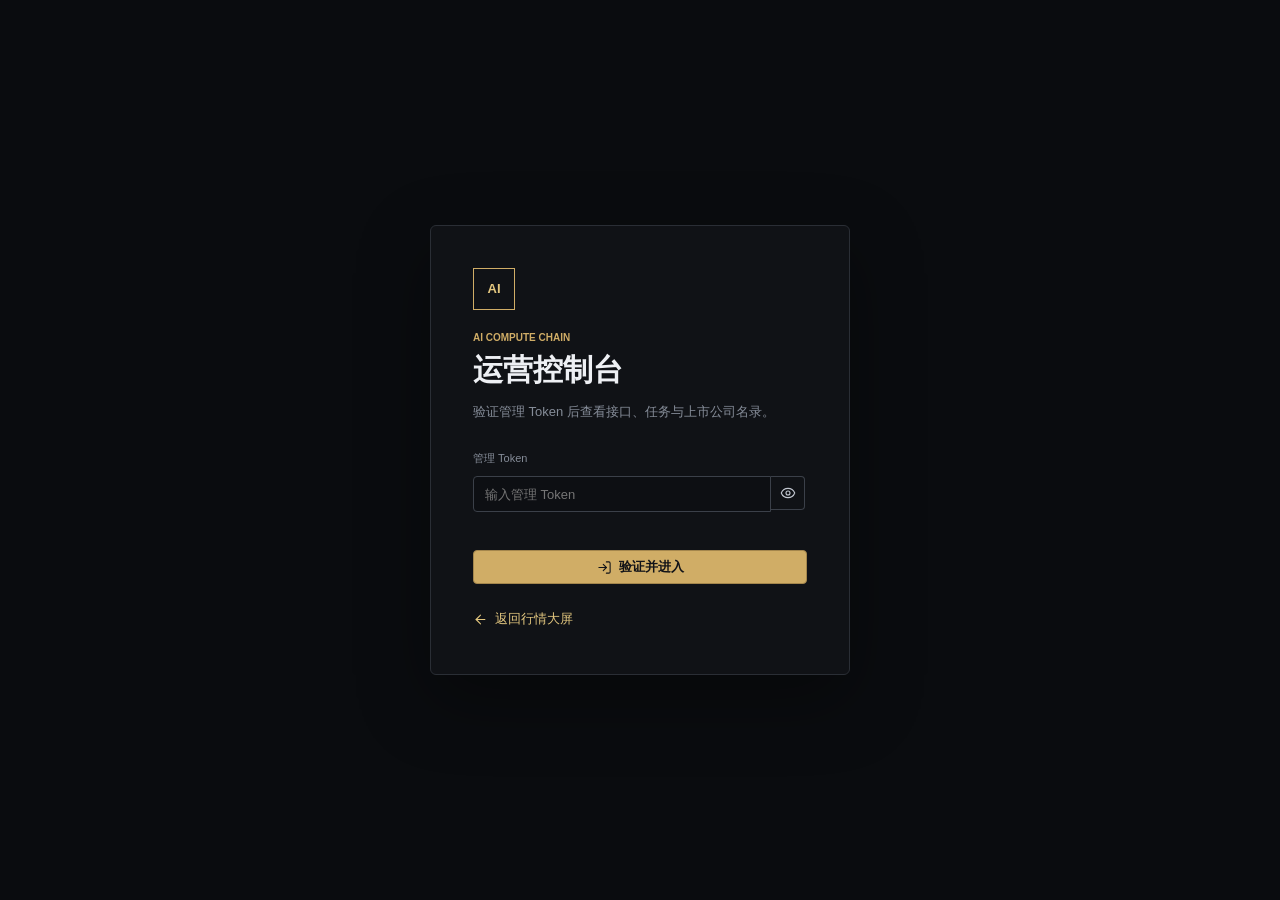
<file: admin/index.html>
<!DOCTYPE html>
<html lang="zh-CN">
<head>
  <meta charset="UTF-8">
  <meta name="viewport" content="width=device-width, initial-scale=1.0">
  <title>AI 算力链运营控制台</title>
  <link rel="icon" href="data:,">
  <link rel="stylesheet" href="admin.css">
</head>
<body>
  <section id="admin-auth" class="auth-screen" aria-labelledby="auth-title">
    <div class="auth-panel">
      <div class="brand-mark" aria-hidden="true">AI</div>
      <p class="eyebrow">AI COMPUTE CHAIN</p>
      <h1 id="auth-title">运营控制台</h1>
      <p class="auth-copy">验证管理 Token 后查看接口、任务与上市公司名录。</p>
      <form id="auth-form" class="auth-form">
        <label for="auth-token">管理 Token</label>
        <div class="input-action">
          <input id="auth-token" type="password" autocomplete="current-password" required placeholder="输入管理 Token">
          <button class="icon-button" id="toggle-token" type="button" title="显示或隐藏 Token" aria-label="显示或隐藏 Token"><i data-lucide="eye"></i></button>
        </div>
        <p id="auth-error" class="form-error" role="alert"></p>
        <button id="auth-submit" class="button primary wide" type="submit"><i data-lucide="log-in"></i><span>验证并进入</span></button>
      </form>
      <button id="auth-return" class="text-button" type="button"><i data-lucide="arrow-left"></i><span>返回行情大屏</span></button>
    </div>
  </section>

  <div id="admin-shell" class="app-shell" hidden>
    <header class="topbar">
      <div class="brand">
        <div class="brand-mark small" aria-hidden="true">AI</div>
        <div><strong>算力链运营控制台</strong><span>ADMIN CONSOLE</span></div>
      </div>
      <div class="topbar-meta">
        <span id="global-health" class="health-line"><i class="status-dot neutral"></i>正在读取状态</span>
        <span id="last-updated">尚未更新</span>
        <button id="lock-admin" class="icon-button" type="button" title="锁定控制台" aria-label="锁定控制台"><i data-lucide="lock-keyhole"></i></button>
        <button id="return-dashboard" class="button secondary" type="button"><i data-lucide="rotate-ccw"></i><span>返回行情大屏</span></button>
        <button id="mobile-nav-toggle" class="icon-button mobile-only" type="button" title="打开导航" aria-label="打开导航"><i data-lucide="menu"></i></button>
      </div>
    </header>

    <div class="workspace">
      <aside id="admin-nav" class="sidebar" aria-label="管理导航">
        <p class="nav-label">MONITOR</p>
        <button class="nav-item active" data-view="overview" type="button"><i data-lucide="layout-dashboard"></i><span>运行总览</span></button>
        <button class="nav-item" data-view="interfaces" type="button"><i data-lucide="activity"></i><span>接口监测</span><b id="nav-interface-count"></b></button>
        <button class="nav-item" data-view="jobs" type="button"><i data-lucide="history"></i><span>任务记录</span><b id="nav-job-count"></b></button>
        <p class="nav-label space">DATA</p>
        <button class="nav-item" data-view="companies" type="button"><i data-lucide="building-2"></i><span>上市公司名录</span><b id="nav-company-count"></b></button>
        <button class="nav-item" data-view="import" type="button"><i data-lucide="file-up"></i><span>批量导入</span></button>
        <button class="nav-item" data-view="export" type="button"><i data-lucide="file-down"></i><span>数据导出</span></button>
        <p class="nav-label space">SYSTEM</p>
        <button id="users-nav" class="nav-item" data-view="users" type="button"><i data-lucide="users"></i><span>用户与权限</span><b id="nav-user-count"></b></button>
        <button class="nav-item" data-view="audit" type="button"><i data-lucide="scroll-text"></i><span>操作审计</span></button>
        <div class="sidebar-note"><i data-lucide="shield-check"></i><p>系统配置只读<br>不提供网络、代理或调度修改</p></div>
      </aside>

      <main id="admin-main" class="main-content">
        <section class="view active" data-view-panel="overview">
          <div class="page-heading">
            <div><p class="eyebrow">OPERATIONS</p><h2>运行总览</h2><p>接口、任务和数据质量的统一运行视图</p></div>
            <div class="heading-actions">
              <button id="overview-test-all" class="button secondary" type="button"><i data-lucide="plug-zap"></i><span>测试全部接口</span></button>
              <button id="overview-refresh-live" class="button primary" type="button"><i data-lucide="refresh-cw"></i><span>刷新实时行情</span></button>
            </div>
          </div>
          <div id="overview-metrics" class="metric-strip" aria-live="polite"></div>
          <div class="overview-grid">
            <section class="data-section">
              <div class="section-heading"><h3>接口与任务状态</h3><button class="text-button" data-open-view="interfaces" type="button">查看全部接口<i data-lucide="arrow-right"></i></button></div>
              <div class="table-scroll"><table><thead><tr><th>项目</th><th>状态</th><th>覆盖/耗时</th><th>最近成功</th><th class="align-right">操作</th></tr></thead><tbody id="overview-interface-rows"></tbody></table></div>
            </section>
            <section class="attention-section">
              <div class="section-heading"><h3>需要关注</h3><span id="attention-total" class="count-label">0 项</span></div>
              <div id="attention-list" class="attention-list"></div>
            </section>
          </div>
        </section>

        <section class="view" data-view-panel="interfaces">
          <div class="page-heading"><div><p class="eyebrow">MONITOR</p><h2>接口监测</h2><p>数据源、内部任务与浏览器数据链路</p></div><button id="interfaces-test-all" class="button primary" type="button"><i data-lucide="plug-zap"></i><span>测试全部</span></button></div>
          <div class="filter-bar"><label>类别<select id="interface-category"><option value="">全部类别</option><option value="provider">外部数据源</option><option value="task">采集任务</option><option value="service">服务</option><option value="data">数据链路</option></select></label><span id="interface-summary" class="filter-summary"></span></div>
          <section class="data-section"><div class="table-scroll"><table><thead><tr><th>接口/任务</th><th>状态</th><th>用途</th><th>覆盖</th><th>频率</th><th>最近成功</th><th class="align-right">操作</th></tr></thead><tbody id="interface-rows"></tbody></table></div></section>
        </section>

        <section class="view" data-view-panel="companies">
          <div class="page-heading"><div><p class="eyebrow">CATALOG</p><h2>上市公司名录</h2><p>基础池、自选变更和最新报价状态</p></div><div class="heading-actions"><button class="button secondary" data-open-view="export" type="button"><i data-lucide="file-down"></i><span>导出</span></button><button class="button primary" data-open-view="import" type="button"><i data-lucide="file-up"></i><span>导入公司</span></button></div></div>
          <div class="filter-bar company-filters">
            <label class="search-field"><span>搜索</span><div class="search-input"><i data-lucide="search"></i><input id="company-search" placeholder="代码、公司、城市或产业环节"></div></label>
            <label>国家/地区<select id="company-country"><option value="">全部</option></select></label>
            <label>交易所<select id="company-exchange"><option value="">全部</option></select></label>
            <label>状态<select id="company-status"><option value="">全部</option></select></label>
            <button id="company-clear-filters" class="button quiet" type="button"><i data-lucide="filter-x"></i><span>清除</span></button>
          </div>
          <div class="table-meta"><span id="company-result-count">读取中</span><label>每页<select id="company-page-size"><option>25</option><option selected>50</option><option>100</option></select></label></div>
          <section class="data-section"><div class="table-scroll"><table class="company-table"><thead><tr><th>代码</th><th>公司名称</th><th>地区</th><th>产业环节</th><th>来源</th><th>报价状态</th><th class="align-right">最新涨跌</th><th class="align-right">操作</th></tr></thead><tbody id="company-rows"></tbody></table></div></section>
          <div class="pagination"><button id="company-prev" class="icon-button" type="button" title="上一页" aria-label="上一页"><i data-lucide="chevron-left"></i></button><span id="company-page-label">第 1 页</span><button id="company-next" class="icon-button" type="button" title="下一页" aria-label="下一页"><i data-lucide="chevron-right"></i></button></div>
        </section>

        <section class="view" data-view-panel="import">
          <div class="page-heading"><div><p class="eyebrow">IMPORT</p><h2>批量导入</h2><p>下载模板、上传预检、确认差异后再写入</p></div><div class="heading-actions"><button id="download-blank-template" class="button secondary" type="button"><i data-lucide="file-spreadsheet"></i><span>空白模板</span></button><button id="download-example-template" class="button secondary" type="button"><i data-lucide="notebook-tabs"></i><span>示例模板</span></button></div></div>
          <ol class="step-line"><li class="active">选择文件</li><li>预检差异</li><li>确认导入</li><li>完成</li></ol>
          <label id="import-dropzone" class="dropzone" for="import-file"><i data-lucide="cloud-upload"></i><strong>拖入 XLSX 或 CSV 文件</strong><span>也可以点击选择，最大 10 MB / 10,000 行</span><input id="import-file" type="file" accept=".xlsx,.csv" hidden></label>
          <section id="import-preview" class="import-preview" hidden>
            <div class="section-heading"><div><h3>预检结果</h3><p id="import-preview-file"></p></div><button id="download-preview-report" class="text-button" type="button"><i data-lucide="download"></i>下载预检报告</button></div>
            <div id="import-summary" class="summary-strip"></div>
            <div class="table-scroll"><table><thead><tr><th>行</th><th>代码</th><th>分类</th><th>变更字段</th><th>错误</th></tr></thead><tbody id="import-preview-rows"></tbody></table></div>
            <div class="confirmation-bar"><div><strong>默认采用安全合并</strong><p>空白不覆盖，文件外公司保持不变，无效行不会应用。</p></div><div class="heading-actions"><button id="replace-catalog" class="button danger" type="button"><i data-lucide="triangle-alert"></i><span>完全替换</span></button><button id="apply-merge" class="button primary" type="button"><i data-lucide="git-merge"></i><span>确认安全合并</span></button></div></div>
          </section>
        </section>

        <section class="view" data-view-panel="export">
          <div class="page-heading"><div><p class="eyebrow">EXPORT</p><h2>数据导出</h2><p>按使用场景选择范围、格式和行情附加项</p></div></div>
          <div class="export-layout">
            <section class="form-section"><h3>导出范围</h3><label class="choice-row"><input type="radio" name="export-scope" value="active" checked><span><strong>当前有效公司池</strong><small>当前进入监测的全部公司</small></span></label><label class="choice-row"><input type="radio" name="export-scope" value="base"><span><strong>基础评审名录</strong><small>不含自选变更</small></span></label><label class="choice-row"><input type="radio" name="export-scope" value="user"><span><strong>用户变更</strong><small>新增、手动修正和停用项</small></span></label><label class="choice-row"><input type="radio" name="export-scope" value="filtered"><span><strong>公司页当前筛选结果</strong><small>沿用公司名录中的筛选条件</small></span></label></section>
            <section class="form-section"><h3>文件格式</h3><div id="export-format" class="segmented"><button class="active" data-format="xlsx" type="button">XLSX</button><button data-format="csv" type="button">CSV</button><button data-format="json" type="button">JSON</button></div><label class="toggle-row"><input id="export-quotes" type="checkbox"><span><strong>附带最新报价状态</strong><small>包含价格、涨跌幅、报价时间和来源</small></span></label><div class="export-note"><i data-lucide="info"></i><p>XLSX 自动包含 Metadata 工作表；CSV 使用 UTF-8 BOM，便于 Excel 正确显示中文。</p></div><button id="run-export" class="button primary wide" type="button"><i data-lucide="download"></i><span>生成并下载</span></button></section>
          </div>
        </section>

        <section class="view" data-view-panel="jobs">
          <div class="page-heading"><div><p class="eyebrow">TASKS</p><h2>任务记录</h2><p>查看自动与手动任务，不提供调度修改</p></div><div class="heading-actions"><button id="jobs-refresh-live" class="button primary" type="button"><i data-lucide="refresh-cw"></i><span>刷新实时行情</span></button><button id="jobs-refresh-history" class="button secondary" type="button"><i data-lucide="database-backup"></i><span>刷新历史窗口</span></button></div></div>
          <div class="filter-bar"><label>任务类型<select id="job-kind"><option value="">全部</option><option value="live">实时行情</option><option value="history">历史窗口</option><option value="interface_test">接口测试</option></select></label><label>状态<select id="job-status"><option value="">全部</option><option value="running">运行中</option><option value="succeeded">成功</option><option value="failed">失败</option><option value="skipped">已跳过</option><option value="interrupted">已中断</option></select></label><button id="reload-jobs" class="button quiet" type="button"><i data-lucide="rotate-cw"></i><span>刷新列表</span></button></div>
          <section class="data-section"><div class="table-scroll"><table><thead><tr><th>任务</th><th>触发方式</th><th>状态</th><th>开始时间</th><th>耗时</th><th>结果/错误</th><th class="align-right">详情</th></tr></thead><tbody id="job-rows"></tbody></table></div></section>
        </section>

        <section id="users-view" class="view" data-view-panel="users">
          <div class="page-heading"><div><p class="eyebrow">PRIVATE ACCESS</p><h2>用户与权限</h2><p>创建私有工作空间并签发一次性个人 Token</p></div><div class="heading-actions"><button id="create-user" class="button primary" type="button"><i data-lucide="user-plus"></i><span>创建用户</span></button></div></div>
          <section class="data-section"><div class="table-scroll"><table><thead><tr><th>用户</th><th>角色</th><th>状态</th><th>有效 Token</th><th>最近活动</th><th class="align-right">操作</th></tr></thead><tbody id="user-rows"></tbody></table></div></section>
        </section>

        <section class="view" data-view-panel="audit">
          <div class="page-heading"><div><p class="eyebrow">AUDIT</p><h2>操作审计</h2><p>关键管理动作与结果，敏感信息已脱敏</p></div></div>
          <div class="filter-bar"><label>动作<input id="audit-action" placeholder="例如 export"></label><label>结果<select id="audit-result"><option value="">全部</option><option value="success">成功</option><option value="failed">失败</option><option value="accepted">已受理</option></select></label><label>开始日期<input id="audit-from" type="date"></label><label>结束日期<input id="audit-to" type="date"></label><button id="reload-audit" class="button quiet" type="button"><i data-lucide="search"></i><span>查询</span></button></div>
          <section class="data-section"><div class="table-scroll"><table><thead><tr><th>时间</th><th>动作</th><th>结果</th><th>对象</th><th>影响数量</th><th>说明</th></tr></thead><tbody id="audit-rows"></tbody></table></div></section>
        </section>
      </main>
    </div>
  </div>

  <dialog id="company-dialog" class="modal">
    <form id="company-form" method="dialog">
      <div class="modal-heading"><div><p class="eyebrow">COMPANY</p><h2>编辑公司元数据</h2></div><button class="icon-button" value="cancel" type="submit" title="关闭" aria-label="关闭"><i data-lucide="x"></i></button></div>
      <div class="form-grid"><label>股票代码<input id="edit-ticker" readonly></label><label>公司名称<input id="edit-name"></label><label>国家/地区<input id="edit-country"></label><label>城市<input id="edit-city"></label><label>纬度<input id="edit-lat" type="number" min="-90" max="90" step="any"></label><label>经度<input id="edit-lon" type="number" min="-180" max="180" step="any"></label><label class="span-2">产业细分<input id="edit-seg"></label><label>产业链名称<input id="edit-chain"></label><label>产业链 Key<input id="edit-chain-key"></label></div>
      <p id="company-form-error" class="form-error"></p>
      <div class="modal-actions"><button class="button secondary" value="cancel" type="submit">取消</button><button id="save-company" class="button primary" value="default" type="button"><i data-lucide="save"></i><span>保存变更</span></button></div>
    </form>
  </dialog>

  <dialog id="user-dialog" class="modal">
    <form id="user-form" method="dialog"><div class="modal-heading"><div><p class="eyebrow">NEW USER</p><h2>创建私有用户</h2></div><button class="icon-button" value="cancel" type="submit"><i data-lucide="x"></i></button></div><div class="form-grid"><label>显示名称<input id="new-user-name" required></label><label>角色<select id="new-user-role"><option value="viewer">只读用户</option><option value="operator" selected>操作用户</option><option value="administrator">管理员</option></select></label></div><p id="user-form-error" class="form-error"></p><div class="modal-actions"><button class="button secondary" value="cancel">取消</button><button id="save-user" class="button primary" value="default" type="button">创建并签发 Token</button></div></form>
  </dialog>
  <dialog id="issued-token-dialog" class="modal"><form method="dialog"><div class="modal-heading"><div><p class="eyebrow">ONE-TIME TOKEN</p><h2>个人 Token 已签发</h2></div></div><p class="auth-copy">此 Token 只显示一次，请交给对应用户并要求妥善保存。</p><div class="input-action"><input id="issued-token" readonly><button id="copy-issued-token" class="icon-button" type="button"><i data-lucide="copy"></i></button></div><div class="modal-actions"><button class="button primary" value="cancel">我已保存</button></div></form></dialog>

  <dialog id="replace-dialog" class="modal danger-modal">
    <form method="dialog">
      <div class="modal-heading"><div><p class="eyebrow danger-text">DANGEROUS ACTION</p><h2>完全替换当前公司池</h2></div><button class="icon-button" value="cancel" type="submit" title="关闭" aria-label="关闭"><i data-lucide="x"></i></button></div>
      <div class="warning-box"><i data-lucide="triangle-alert"></i><p>系统会先备份现有名录，再以本次文件中的有效公司作为完整公司池。此操作不会修改基础评审文件。</p></div>
      <label>输入确认词 <code>REPLACE ACTIVE CATALOG</code><input id="replace-confirmation" autocomplete="off"></label>
      <p id="replace-error" class="form-error"></p>
      <div class="modal-actions"><button class="button secondary" value="cancel" type="submit">取消</button><button id="confirm-replace" class="button danger" value="default" type="button">备份并完全替换</button></div>
    </form>
  </dialog>

  <dialog id="job-dialog" class="modal">
    <form method="dialog"><div class="modal-heading"><div><p class="eyebrow">JOB DETAIL</p><h2 id="job-detail-title">任务详情</h2></div><button class="icon-button" value="cancel" type="submit" title="关闭" aria-label="关闭"><i data-lucide="x"></i></button></div><div id="job-detail" class="job-detail"></div><div class="modal-actions"><button class="button secondary" value="cancel" type="submit">关闭</button></div></form>
  </dialog>

  <div id="toast-region" class="toast-region" aria-live="polite"></div>
  <script src="../vendor/lucide.min.js"></script>
  <script src="admin.js"></script>
</body>
</html>
</file>
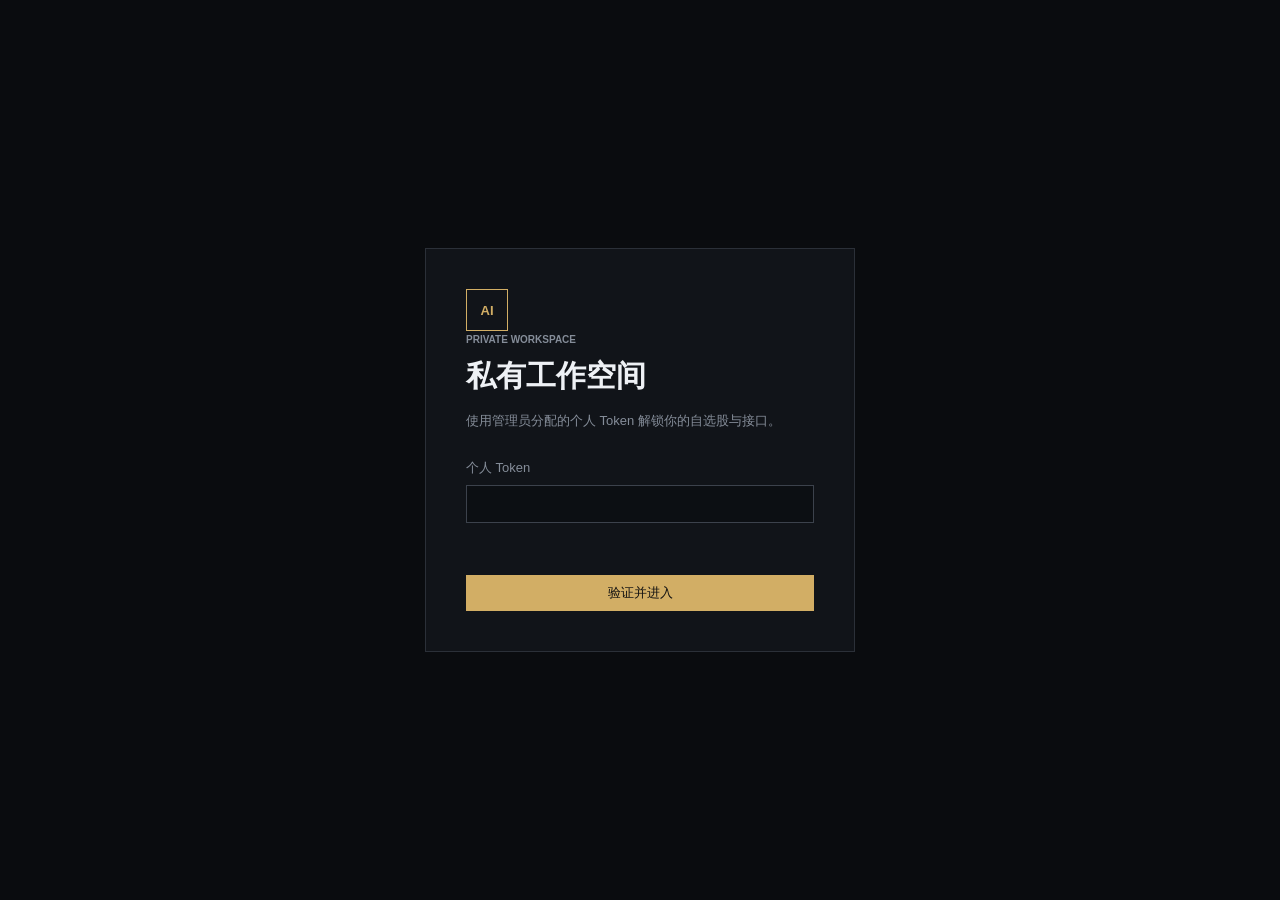
<file: private/index.html>
<!DOCTYPE html>
<html lang="zh-CN">
<head>
  <meta charset="UTF-8">
  <meta name="viewport" content="width=device-width,initial-scale=1">
  <title>AI 算力链私有工作空间</title>
  <link rel="icon" href="data:,">
  <link rel="stylesheet" href="private.css">
</head>
<body>
  <section id="private-auth" class="auth">
    <form id="private-auth-form" class="auth-box">
      <div class="mark">AI</div>
      <p class="eyebrow">PRIVATE WORKSPACE</p>
      <h1>私有工作空间</h1>
      <p>使用管理员分配的个人 Token 解锁你的自选股与接口。</p>
      <label>个人 Token
        <input id="private-token" type="password" required autocomplete="current-password">
      </label>
      <p id="private-auth-error" class="error" role="alert"></p>
      <button class="primary" type="submit">验证并进入</button>
    </form>
  </section>

  <div id="private-shell" hidden>
    <header>
      <div><strong>AI 算力链</strong><span>PRIVATE WORKSPACE</span></div>
      <div><span id="profile-name"></span><button id="private-lock" class="quiet">锁定</button></div>
    </header>
    <div id="effective-user-banner" class="support-banner" hidden></div>
    <div class="layout">
      <nav aria-label="个人工作区导航">
        <button class="active" data-panel="personal-watchlist">自选股</button>
        <button data-panel="personal-interfaces">接口监测</button>
        <button data-panel="personal-transfer">导入导出</button>
        <button data-panel="personal-audit">操作审计</button>
        <button data-panel="personal-support">支持授权</button>
      </nav>
      <main>
        <p id="workspace-notice" class="notice" role="status" aria-live="polite" hidden></p>
        <section id="personal-watchlist" class="panel active">
          <div class="heading">
            <div><p class="eyebrow">WATCHLIST</p><h2>我的自选股</h2></div>
            <form id="add-ticker-form">
              <input id="new-ticker" placeholder="股票代码" aria-label="股票代码" required>
              <input id="new-ticker-name" placeholder="名称" aria-label="股票名称">
              <button class="primary">添加</button>
            </form>
          </div>
          <div class="table-wrap">
            <table><thead><tr><th>代码</th><th>名称</th><th>价格</th><th>涨跌幅</th><th>操作</th></tr></thead><tbody id="personal-watchlist-rows"></tbody></table>
          </div>
        </section>

        <section id="personal-interfaces" class="panel">
          <div class="heading">
            <div><p class="eyebrow">INTERFACES</p><h2>我的监测接口</h2></div>
            <button id="add-interface" class="primary" type="button">新增接口</button>
          </div>
          <div class="table-wrap">
            <table><thead><tr><th>接口</th><th>类型</th><th>目标</th><th>周期</th><th>来源</th><th>操作</th></tr></thead><tbody id="personal-interface-rows"></tbody></table>
          </div>
        </section>

        <section id="personal-transfer" class="panel">
          <div class="heading">
            <div><p class="eyebrow">DATA TRANSFER</p><h2>接口台账导入导出</h2></div>
            <div class="toolbar">
              <button id="download-interface-template" class="quiet" type="button">下载模板</button>
              <button id="export-interfaces" class="primary" type="button">导出 JSON</button>
            </div>
          </div>
          <div class="module-band">
            <div><h3>批量导入</h3><p>支持 XLSX、CSV、JSON。导入内容先生成预览，不会直接写入个人台账。</p></div>
            <div class="upload-actions">
              <input id="interface-import-file" type="file" accept=".xlsx,.csv,.json">
              <button id="preview-interface-import" class="quiet" type="button">生成预览</button>
              <button id="apply-interface-import" class="primary" type="button" disabled>确认应用</button>
            </div>
          </div>
          <pre id="interface-import-summary" class="result-box">尚未选择文件。</pre>
        </section>

        <section id="personal-audit" class="panel">
          <div class="heading">
            <div><p class="eyebrow">AUDIT</p><h2>我的操作审计</h2></div>
            <button id="refresh-audit" class="quiet" type="button">刷新记录</button>
          </div>
          <div class="table-wrap">
            <table><thead><tr><th>时间</th><th>操作</th><th>结果</th><th>关联对象</th></tr></thead><tbody id="audit-rows"></tbody></table>
          </div>
        </section>

        <section id="personal-support" class="panel">
          <div class="heading"><div><p class="eyebrow">SUPPORT ACCESS</p><h2>临时排障授权</h2></div></div>
          <form id="support-grant-form" class="module-band support-form">
            <div>
              <h3>授权系统管理员临时查看</h3>
              <p>授权最长 24 小时，仅限勾选模块，可随时撤销。管理员默认无法查看你的私有数据。</p>
            </div>
            <label>授权时长
              <select id="support-duration"><option value="1">1 小时</option><option value="4">4 小时</option><option value="12">12 小时</option><option value="24">24 小时</option></select>
            </label>
            <fieldset><legend>授权范围</legend><div class="check-grid">
              <label><input type="checkbox" name="support-scope" value="watchlist">自选股</label>
              <label><input type="checkbox" name="support-scope" value="interfaces" checked>接口</label>
              <label><input type="checkbox" name="support-scope" value="transfer">导入导出</label>
              <label><input type="checkbox" name="support-scope" value="audit">审计</label>
            </div></fieldset>
            <label class="wide">排障原因<input id="support-reason" required maxlength="200" placeholder="说明需要管理员协助的问题"></label>
            <div class="wide form-submit"><button class="primary" type="submit">创建临时授权</button></div>
          </form>
          <pre id="support-grant-result" class="result-box">当前没有本次会话创建的授权。</pre>
          <div class="dialog-actions"><button id="revoke-support-grant" class="danger" type="button" disabled>撤销本次授权</button></div>
        </section>
      </main>
    </div>
  </div>

  <dialog id="interface-dialog" aria-labelledby="interface-dialog-title">
    <form id="interface-form" method="dialog">
      <div class="dialog-head">
        <div><p class="eyebrow">NEW INTERFACE</p><h2 id="interface-dialog-title">新增监测接口</h2></div>
        <button id="close-interface-dialog" class="icon-button" type="button" aria-label="关闭">×</button>
      </div>
      <div class="form-grid">
        <label>接口名称<input id="interface-name" required maxlength="80"></label>
        <label>提供方<input id="interface-provider" required maxlength="80"></label>
        <label>监测类型
          <select id="interface-mode">
            <option value="http">HTTP 接口</option>
            <option value="local_task">本地任务</option>
            <option value="local_file">本地文件</option>
            <option value="composite">组合检测</option>
          </select>
        </label>
        <label>检测周期（分钟）<input id="interface-interval" type="number" min="1" max="1440" value="15" required></label>
        <label class="wide">接口 URL<input id="interface-url" type="url" placeholder="api.example.com/health" required></label>
        <label>超时（秒）<input id="interface-timeout" type="number" min="1" max="30" value="8" required></label>
        <label>鉴权方式
          <select id="interface-auth-type">
            <option value="none">无需鉴权</option><option value="bearer">Bearer Token</option><option value="api_key">API Key</option><option value="basic">Basic Auth</option>
          </select>
        </label>
        <label id="interface-auth-identity-wrap" hidden>用户名 / 请求头名<input id="interface-auth-identity" autocomplete="off"></label>
        <label id="interface-secret-wrap" class="wide" hidden>凭证密钥<input id="interface-secret" type="password" autocomplete="new-password"></label>
      </div>
      <p id="interface-form-error" class="error" role="alert"></p>
      <div class="dialog-actions">
        <button id="cancel-interface" class="quiet" type="button">取消</button>
        <button id="save-interface" class="primary" type="submit">创建接口</button>
      </div>
    </form>
  </dialog>

  <script src="private.js"></script>
</body>
</html>
</file>
<file: admin/admin.css>
:root {
  --bg: #0a0c0f;
  --surface: #101216;
  --surface-2: #15181d;
  --line: #2a2e35;
  --line-strong: #3b4049;
  --text: #eef0f4;
  --muted: #858c98;
  --quiet: #656d79;
  --gold: #d0ad66;
  --gold-soft: #e3c77f;
  --green: #53cda0;
  --amber: #e5b95f;
  --red: #e97878;
  --white: #ffffff;
  --radius: 6px;
  color-scheme: dark;
}

* { box-sizing: border-box; }
html, body { min-width: 320px; min-height: 100%; margin: 0; background: var(--bg); color: var(--text); }
body { font-family: -apple-system, BlinkMacSystemFont, "PingFang SC", "Microsoft YaHei", sans-serif; font-size: 13px; }
html.page-flip-out-left body { animation: pageFlipOutLeft .45s cubic-bezier(.45, 0, .2, 1) both; transform-origin: left center; }
html.page-flip-out-right body { animation: pageFlipOutRight .45s cubic-bezier(.45, 0, .2, 1) both; transform-origin: right center; }
html.page-flip-in-left body { animation: pageFlipInLeft .45s cubic-bezier(.2, .8, .2, 1) both; transform-origin: left center; }
html.page-flip-in-right body { animation: pageFlipInRight .45s cubic-bezier(.2, .8, .2, 1) both; transform-origin: right center; }
@keyframes pageFlipOutLeft { to { opacity: 0; transform: perspective(1600px) rotateY(-14deg) scale(.985); } }
@keyframes pageFlipOutRight { to { opacity: 0; transform: perspective(1600px) rotateY(14deg) scale(.985); } }
@keyframes pageFlipInLeft { from { opacity: 0; transform: perspective(1600px) rotateY(-14deg) scale(.985); } to { opacity: 1; transform: none; } }
@keyframes pageFlipInRight { from { opacity: 0; transform: perspective(1600px) rotateY(14deg) scale(.985); } to { opacity: 1; transform: none; } }
button, input, select { font: inherit; }
button { letter-spacing: 0; }
button, select, input { outline: none; }
button:focus-visible, select:focus-visible, input:focus-visible, label:focus-within { box-shadow: 0 0 0 2px rgba(208, 173, 102, .35); }
button:disabled { cursor: not-allowed; opacity: .52; }
[hidden] { display: none !important; }

.auth-screen { min-height: 100vh; display: grid; place-items: center; padding: 28px; background: #0a0c0f; }
.auth-panel { width: min(420px, 100%); padding: 42px; border: 1px solid var(--line); border-radius: var(--radius); background: var(--surface); box-shadow: 0 24px 70px rgba(0, 0, 0, .34); }
.brand-mark { width: 42px; height: 42px; display: grid; place-items: center; border: 1px solid var(--gold); color: var(--gold-soft); font-weight: 800; }
.brand-mark.small { width: 28px; height: 28px; font-size: 11px; }
.eyebrow { margin: 22px 0 7px; color: var(--gold); font-size: 10px; font-weight: 700; text-transform: uppercase; }
.auth-panel h1 { margin: 0; font-size: 30px; font-weight: 650; }
.auth-copy { margin: 10px 0 28px; color: var(--muted); line-height: 1.7; }
.auth-form { display: grid; gap: 10px; }
label { color: var(--muted); font-size: 11px; }
input, select { width: 100%; height: 36px; padding: 0 11px; border: 1px solid var(--line-strong); border-radius: 4px; background: #0d0f13; color: var(--text); }
select { min-width: 120px; }
.input-action { display: grid; grid-template-columns: 1fr 36px; }
.input-action input { border-radius: 4px 0 0 4px; }
.input-action .icon-button { border-left: 0; border-radius: 0 4px 4px 0; }
.form-error { min-height: 18px; margin: 0; color: var(--red); font-size: 11px; line-height: 1.45; }
.auth-panel > .text-button { margin-top: 22px; }

.app-shell { min-height: 100vh; }
.topbar { position: sticky; top: 0; z-index: 20; height: 58px; display: flex; align-items: center; justify-content: space-between; gap: 20px; padding: 0 22px; border-bottom: 1px solid var(--line); background: #0d0f13; }
.brand { min-width: 245px; display: flex; align-items: center; gap: 12px; }
.brand strong { font-size: 13px; }
.brand span { margin-left: 8px; color: var(--quiet); font-size: 9px; }
.topbar-meta { min-width: 0; display: flex; align-items: center; justify-content: flex-end; gap: 14px; color: var(--muted); font-size: 10px; }
.health-line { display: inline-flex; align-items: center; gap: 7px; white-space: nowrap; }
.status-dot { width: 7px; height: 7px; display: inline-block; flex: 0 0 7px; border-radius: 50%; background: var(--quiet); }
.status-dot.healthy { background: var(--green); }
.status-dot.warning, .status-dot.stale, .status-dot.running { background: var(--amber); }
.status-dot.failed, .status-dot.error, .status-dot.interrupted { background: var(--red); }
.status-dot.neutral { background: var(--quiet); }

.workspace { min-height: calc(100vh - 58px); display: grid; grid-template-columns: 192px minmax(0, 1fr); }
.sidebar { position: sticky; top: 58px; height: calc(100vh - 58px); padding: 20px 12px; border-right: 1px solid var(--line); background: #0c0e12; overflow-y: auto; }
.nav-label { margin: 0 10px 8px; color: var(--quiet); font-size: 9px; font-weight: 700; }
.nav-label.space { margin-top: 22px; }
.nav-item { width: 100%; height: 36px; display: grid; grid-template-columns: 18px minmax(0, 1fr) auto; align-items: center; gap: 8px; margin: 2px 0; padding: 0 10px; border: 0; border-radius: 4px; background: transparent; color: #9299a5; text-align: left; cursor: pointer; }
.nav-item:hover { background: #15181d; color: var(--text); }
.nav-item.active { background: #1c1d1b; color: var(--gold-soft); }
.nav-item svg { width: 15px; height: 15px; }
.nav-item b { min-width: 18px; color: var(--amber); font-size: 9px; text-align: right; }
.sidebar-note { margin-top: 100px; display: grid; grid-template-columns: 16px 1fr; gap: 8px; padding: 14px 10px 0; border-top: 1px solid var(--line); color: var(--quiet); }
.sidebar-note svg { width: 15px; }
.sidebar-note p { margin: 0; font-size: 9px; line-height: 1.6; }

.main-content { min-width: 0; padding: 28px 32px 40px; }
.view { display: none; max-width: 1500px; margin: 0 auto; }
.view.active { display: block; }
.page-heading { min-height: 62px; display: flex; align-items: flex-start; justify-content: space-between; gap: 22px; margin-bottom: 22px; }
.page-heading .eyebrow { margin: 0 0 6px; }
.page-heading h2 { margin: 0; font-size: 22px; font-weight: 650; }
.page-heading p:not(.eyebrow) { margin: 7px 0 0; color: var(--muted); font-size: 11px; }
.heading-actions { display: flex; align-items: center; justify-content: flex-end; gap: 8px; flex-wrap: wrap; }

.button, .icon-button, .text-button { display: inline-flex; align-items: center; justify-content: center; gap: 7px; border-radius: 4px; cursor: pointer; }
.button { min-height: 34px; padding: 0 12px; border: 1px solid var(--line-strong); background: var(--surface); color: #c1c6cf; }
.button svg, .text-button svg { width: 15px; height: 15px; }
.button:hover { border-color: #5a606b; color: var(--white); }
.button.primary { border-color: #a4864c; background: var(--gold); color: #111318; font-weight: 700; }
.button.primary:hover { background: var(--gold-soft); color: #111318; }
.button.secondary { background: #121419; }
.button.quiet { border-color: transparent; background: transparent; }
.button.danger { border-color: rgba(233, 120, 120, .65); background: rgba(233, 120, 120, .09); color: #ff9b9b; }
.button.wide { width: 100%; }
.icon-button { width: 34px; height: 34px; flex: 0 0 34px; padding: 0; border: 1px solid var(--line-strong); background: var(--surface); color: #c2c7d0; }
.icon-button svg { width: 16px; height: 16px; }
.text-button { padding: 4px 0; border: 0; background: transparent; color: var(--gold-soft); }
.mobile-only { display: none; }

.metric-strip { display: grid; grid-template-columns: repeat(4, minmax(0, 1fr)); margin-bottom: 26px; border-top: 1px solid var(--line); border-bottom: 1px solid var(--line); }
.metric { min-width: 0; padding: 17px 18px; border-right: 1px solid var(--line); }
.metric:first-child { padding-left: 0; }
.metric:last-child { border-right: 0; }
.metric span { display: block; color: var(--muted); font-size: 10px; }
.metric strong { display: inline-block; max-width: 100%; margin-top: 7px; color: var(--text); font-size: 24px; font-weight: 600; overflow-wrap: anywhere; }
.metric small { margin-left: 7px; color: var(--quiet); font-size: 9px; }
.metric strong.healthy { color: var(--green); }
.metric strong.warning, .metric strong.stale { color: var(--amber); }
.metric strong.failed { color: var(--red); }

.overview-grid { display: grid; grid-template-columns: minmax(0, 1.55fr) minmax(280px, .65fr); gap: 24px; }
.data-section, .attention-section { min-width: 0; border-top: 1px solid var(--line-strong); }
.section-heading { min-height: 48px; display: flex; align-items: center; justify-content: space-between; gap: 14px; }
.section-heading h3, .form-section h3 { margin: 0; font-size: 13px; font-weight: 650; }
.section-heading p { margin: 5px 0 0; color: var(--muted); font-size: 10px; }
.count-label, .filter-summary { color: var(--muted); font-size: 10px; }
.table-scroll { width: 100%; overflow-x: auto; }
table { width: 100%; border-collapse: collapse; white-space: nowrap; }
th { height: 32px; color: var(--quiet); font-size: 9px; font-weight: 600; text-align: left; }
td { height: 48px; padding-right: 14px; border-top: 1px solid #23272d; color: #b7bdc7; font-size: 10px; vertical-align: middle; }
th:last-child, td:last-child { padding-right: 0; }
.align-right { text-align: right; }
.table-service { display: flex; align-items: center; gap: 9px; }
.table-service strong { color: var(--text); font-size: 10px; }
.table-service small { display: block; margin-top: 3px; color: var(--quiet); font-size: 9px; }
.state-label { display: inline-flex; align-items: center; gap: 6px; font-weight: 650; }
.state-label.healthy, .state-label.succeeded, .state-label.active, .state-label.fresh { color: var(--green); }
.state-label.warning, .state-label.stale, .state-label.running, .state-label.queued, .state-label.missing_quote { color: var(--amber); }
.state-label.failed, .state-label.error, .state-label.interrupted, .state-label.metadata_issue { color: var(--red); }
.state-label.removed, .state-label.skipped { color: var(--muted); }
.row-actions { display: flex; justify-content: flex-end; gap: 5px; }
.table-action { min-height: 26px; padding: 0 8px; border: 1px solid #4b4332; border-radius: 3px; background: transparent; color: var(--gold-soft); cursor: pointer; }
.table-action.neutral { border-color: var(--line-strong); color: #aab1bd; }
.table-action.danger { border-color: rgba(233, 120, 120, .48); color: #ef8d8d; }
.attention-list { border-bottom: 1px solid var(--line); }
.attention-item { padding: 14px 0; border-top: 1px solid #252930; }
.attention-item:first-child { border-top: 0; }
.attention-item header { display: flex; justify-content: space-between; gap: 10px; }
.attention-item strong { font-size: 10px; }
.attention-item p { margin: 7px 0 0; color: var(--muted); font-size: 9px; line-height: 1.55; white-space: normal; overflow-wrap: anywhere; }
.empty-state { padding: 28px 0; color: var(--muted); text-align: center; }

.filter-bar { display: flex; align-items: flex-end; gap: 10px; margin-bottom: 18px; flex-wrap: wrap; }
.filter-bar label { min-width: 140px; display: grid; gap: 6px; }
.filter-bar input, .filter-bar select { height: 34px; }
.filter-summary { margin-left: auto; align-self: center; }
.company-filters { display: grid; grid-template-columns: minmax(240px, 1.5fr) repeat(3, minmax(130px, .6fr)) auto; align-items: end; }
.search-input { position: relative; }
.search-input svg { position: absolute; left: 10px; top: 9px; width: 15px; height: 15px; color: var(--quiet); pointer-events: none; }
.search-input input { padding-left: 34px; }
.table-meta { min-height: 30px; display: flex; justify-content: space-between; align-items: center; color: var(--muted); font-size: 10px; }
.table-meta label { display: flex; align-items: center; gap: 7px; }
.table-meta select { width: 72px; min-width: 72px; height: 28px; }
.company-table { min-width: 980px; }
.company-name { max-width: 230px; color: var(--text); overflow: hidden; text-overflow: ellipsis; }
.pagination { display: flex; align-items: center; justify-content: flex-end; gap: 10px; margin-top: 16px; color: var(--muted); font-size: 10px; }

.step-line { display: grid; grid-template-columns: repeat(4, 1fr); margin: 0 0 24px; padding: 0; list-style: none; counter-reset: steps; }
.step-line li { position: relative; padding: 12px 8px 12px 32px; border-top: 1px solid var(--line); color: var(--quiet); font-size: 10px; }
.step-line li::before { counter-increment: steps; content: counter(steps); position: absolute; left: 7px; top: 8px; width: 20px; height: 20px; display: grid; place-items: center; border: 1px solid var(--line-strong); border-radius: 50%; }
.step-line li.active { border-top-color: var(--gold); color: var(--gold-soft); }
.dropzone { min-height: 210px; display: flex; flex-direction: column; align-items: center; justify-content: center; gap: 10px; border: 1px dashed #555b65; border-radius: var(--radius); background: #0d0f13; color: var(--muted); cursor: pointer; }
.dropzone:hover, .dropzone.dragover { border-color: var(--gold); background: #12130f; }
.dropzone svg { width: 30px; height: 30px; color: var(--gold); }
.dropzone strong { color: var(--text); font-size: 13px; }
.dropzone span { font-size: 10px; }
.import-preview { margin-top: 26px; border-top: 1px solid var(--line-strong); }
.summary-strip { display: grid; grid-template-columns: repeat(6, minmax(0, 1fr)); margin-bottom: 14px; border-top: 1px solid var(--line); border-bottom: 1px solid var(--line); }
.summary-item { padding: 12px; border-right: 1px solid var(--line); }
.summary-item:last-child { border-right: 0; }
.summary-item span { display: block; color: var(--muted); font-size: 9px; }
.summary-item strong { display: block; margin-top: 4px; font-size: 17px; }
.confirmation-bar { display: flex; justify-content: space-between; align-items: center; gap: 20px; margin-top: 18px; padding: 16px 0; border-top: 1px solid var(--line); }
.confirmation-bar p { margin: 5px 0 0; color: var(--muted); font-size: 10px; }

.export-layout { display: grid; grid-template-columns: 1fr 1fr; gap: 32px; }
.form-section { border-top: 1px solid var(--line-strong); padding-top: 18px; }
.form-section h3 { margin-bottom: 14px; }
.choice-row, .toggle-row { display: grid; grid-template-columns: 18px 1fr; gap: 10px; padding: 12px 0; border-top: 1px solid #22262c; cursor: pointer; }
.choice-row:first-of-type { border-top: 0; }
.choice-row input, .toggle-row input { width: 16px; height: 16px; margin: 2px 0 0; accent-color: var(--gold); }
.choice-row strong, .toggle-row strong { display: block; color: var(--text); font-size: 11px; }
.choice-row small, .toggle-row small { display: block; margin-top: 4px; color: var(--muted); font-size: 9px; }
.segmented { display: grid; grid-template-columns: repeat(3, 1fr); margin-bottom: 20px; border: 1px solid var(--line-strong); border-radius: 4px; }
.segmented button { height: 34px; border: 0; border-right: 1px solid var(--line-strong); background: transparent; color: var(--muted); cursor: pointer; }
.segmented button:last-child { border-right: 0; }
.segmented button.active { background: var(--gold); color: #111318; font-weight: 700; }
.export-note { display: grid; grid-template-columns: 16px 1fr; gap: 9px; margin: 18px 0; padding: 12px; border-left: 2px solid var(--gold); background: #11130f; color: var(--muted); }
.export-note svg { width: 15px; color: var(--gold); }
.export-note p { margin: 0; font-size: 10px; line-height: 1.55; }

.modal { width: min(680px, calc(100vw - 32px)); max-height: calc(100vh - 48px); padding: 0; border: 1px solid var(--line-strong); border-radius: var(--radius); background: var(--surface); color: var(--text); overflow: auto; }
.modal::backdrop { background: rgba(0, 0, 0, .72); }
.modal form { padding: 24px; }
.modal-heading { display: flex; align-items: flex-start; justify-content: space-between; gap: 20px; margin-bottom: 20px; }
.modal-heading .eyebrow { margin: 0 0 5px; }
.modal-heading h2 { margin: 0; font-size: 18px; }
.form-grid { display: grid; grid-template-columns: 1fr 1fr; gap: 14px; }
.form-grid label { display: grid; gap: 6px; }
.span-2 { grid-column: span 2; }
.modal-actions { display: flex; justify-content: flex-end; gap: 8px; margin-top: 22px; padding-top: 16px; border-top: 1px solid var(--line); }
.warning-box { display: grid; grid-template-columns: 22px 1fr; gap: 10px; margin-bottom: 18px; padding: 14px; border-left: 2px solid var(--red); background: #181011; color: #c9a9aa; }
.warning-box svg { width: 20px; color: var(--red); }
.warning-box p { margin: 0; line-height: 1.55; }
.danger-text { color: var(--red); }
.danger-modal code { color: var(--gold-soft); }
.danger-modal label { display: grid; gap: 8px; }
.job-detail { color: var(--muted); }
.job-detail dl { display: grid; grid-template-columns: 130px 1fr; gap: 8px 12px; }
.job-detail dt { color: var(--quiet); }
.job-detail dd { margin: 0; color: var(--text); overflow-wrap: anywhere; }
.job-log { max-height: 240px; margin: 14px 0 0; padding: 12px; background: #08090b; color: #a9b1bd; font: 10px/1.5 ui-monospace, SFMono-Regular, Menlo, monospace; white-space: pre-wrap; overflow: auto; }

.toast-region { position: fixed; right: 18px; bottom: 18px; z-index: 80; width: min(360px, calc(100vw - 36px)); display: grid; gap: 8px; }
.toast { padding: 12px 14px; border: 1px solid var(--line-strong); border-left: 3px solid var(--gold); border-radius: 4px; background: #14171b; box-shadow: 0 14px 40px rgba(0, 0, 0, .38); color: #d6dae1; line-height: 1.45; }
.toast.success { border-left-color: var(--green); }
.toast.error { border-left-color: var(--red); }

@media (max-width: 1100px) {
  .topbar-meta > #last-updated { display: none; }
  .overview-grid { grid-template-columns: 1fr; }
  .company-filters { grid-template-columns: minmax(220px, 1fr) repeat(2, minmax(130px, .6fr)); }
  .company-filters .button { justify-self: start; }
  .summary-strip { grid-template-columns: repeat(3, 1fr); }
  .summary-item:nth-child(3n) { border-right: 0; }
}

@media (max-width: 760px) {
  .topbar { height: 54px; padding: 0 12px; }
  .brand { min-width: 0; }
  .brand span { display: none; }
  .topbar-meta { gap: 7px; }
  .topbar-meta > .health-line, .topbar-meta > #return-dashboard span { display: none; }
  .mobile-only { display: inline-flex; }
  .workspace { min-height: calc(100vh - 54px); grid-template-columns: 1fr; }
  .sidebar { position: fixed; top: 54px; left: 0; z-index: 30; width: 220px; height: calc(100vh - 54px); transform: translateX(-105%); transition: transform .2s ease; box-shadow: 16px 0 36px rgba(0, 0, 0, .36); }
  .sidebar.open { transform: translateX(0); }
  .main-content { padding: 20px 14px 32px; }
  .page-heading { min-height: 0; display: block; }
  .page-heading h2 { font-size: 20px; }
  .heading-actions { margin-top: 16px; justify-content: flex-start; }
  .metric-strip { grid-template-columns: 1fr 1fr; }
  .metric { padding: 14px; }
  .metric:first-child { padding-left: 14px; }
  .metric:nth-child(2) { border-right: 0; }
  .metric:nth-child(-n+2) { border-bottom: 1px solid var(--line); }
  .metric strong { font-size: 19px; }
  .filter-bar, .company-filters { display: grid; grid-template-columns: 1fr 1fr; }
  .search-field { grid-column: span 2; }
  .filter-bar label { min-width: 0; }
  .filter-summary { margin-left: 0; }
  .step-line { grid-template-columns: 1fr 1fr; }
  .dropzone { min-height: 170px; padding: 20px; text-align: center; }
  .summary-strip { grid-template-columns: 1fr 1fr; }
  .summary-item:nth-child(3n) { border-right: 1px solid var(--line); }
  .summary-item:nth-child(2n) { border-right: 0; }
  .confirmation-bar { display: block; }
  .confirmation-bar .heading-actions { margin-top: 14px; }
  .export-layout { grid-template-columns: 1fr; }
  .form-grid { grid-template-columns: 1fr; }
  .span-2 { grid-column: span 1; }
  .modal form { padding: 18px; }
  .auth-panel { padding: 28px 22px; }
}

@media (prefers-reduced-motion: reduce) {
  *, *::before, *::after { scroll-behavior: auto !important; transition-duration: .01ms !important; animation-duration: .01ms !important; }
}
</file>
<file: private/private.css>
:root {
  --bg: #0a0c0f;
  --surface: #111419;
  --surface-raised: #171b21;
  --line: #2b3038;
  --text: #eef1f5;
  --muted: #858d99;
  --gold: #d2ae65;
  --green: #54cda0;
  --red: #e97878;
}

* { box-sizing: border-box; }
[hidden] { display: none !important; }
html, body { margin: 0; min-height: 100%; background: var(--bg); color: var(--text); font: 13px -apple-system, BlinkMacSystemFont, "PingFang SC", sans-serif; }
button, input, select { font: inherit; }
button:focus-visible, input:focus-visible, select:focus-visible { outline: 2px solid var(--gold); outline-offset: 2px; }

.auth { min-height: 100vh; display: grid; place-items: center; padding: 24px; }
.auth-box { width: min(430px, 100%); padding: 40px; border: 1px solid var(--line); background: var(--surface); }
.mark { width: 42px; height: 42px; display: grid; place-items: center; border: 1px solid var(--gold); color: var(--gold); font-weight: 800; }
.eyebrow { margin: 0; color: var(--gold); font-size: 10px; font-weight: 700; }
.auth h1 { font-size: 30px; margin: 8px 0; }
.auth p { color: var(--muted); line-height: 1.7; }
.auth label { display: grid; gap: 8px; margin: 26px 0 10px; color: var(--muted); }

input, select { width: 100%; height: 38px; border: 1px solid #3c424c; background: #0c0f13; color: var(--text); padding: 0 11px; }
.primary, .quiet, nav button, .danger { height: 36px; border: 1px solid var(--gold); background: var(--gold); color: #111; cursor: pointer; padding: 0 16px; }
.primary:disabled, .quiet:disabled, .danger:disabled { cursor: wait; opacity: .55; }
.auth .primary { width: 100%; margin-top: 8px; }
.quiet { background: transparent; color: var(--muted); border-color: var(--line); }
.danger { height: 30px; padding: 0 11px; background: transparent; color: var(--red); border-color: #5e3438; }
.error { min-height: 18px; color: var(--red) !important; }

header { height: 58px; display: flex; align-items: center; justify-content: space-between; padding: 0 22px; border-bottom: 1px solid var(--line); background: #0d1014; }
header span { margin-left: 10px; color: var(--muted); font-size: 10px; }
header .quiet { margin-left: 12px; }
.support-banner { padding: 10px 22px; border-bottom: 1px solid #6c542b; background: #211b10; color: var(--gold); font-weight: 700; }
.layout { display: grid; grid-template-columns: 190px 1fr; min-height: calc(100vh - 58px); }
nav { padding: 20px 12px; border-right: 1px solid var(--line); }
nav button { display: block; width: 100%; margin: 2px 0; background: transparent; border: 0; color: var(--muted); text-align: left; }
nav button.active { background: #1d1d1b; color: var(--gold); }
main { padding: 30px; min-width: 0; }
.panel { display: none; }
.panel.active { display: block; }
.heading { display: flex; justify-content: space-between; align-items: end; margin-bottom: 24px; }
.heading h2 { margin: 5px 0 0; font-size: 24px; }
.heading form { display: flex; gap: 8px; }
.notice { margin: 0 0 18px; padding: 11px 13px; border-left: 2px solid var(--green); background: #101b18; color: var(--text); }
.notice.is-error { border-color: var(--red); background: #1d1214; }
.table-wrap { overflow: auto; border-top: 1px solid var(--line); }
table { width: 100%; border-collapse: collapse; min-width: 650px; }
th, td { padding: 13px 10px; border-bottom: 1px solid var(--line); text-align: left; }
th { color: var(--muted); font-size: 10px; }
td small { display: block; color: var(--muted); margin-top: 4px; }
.empty { padding: 34px 10px; color: var(--muted); text-align: center; }
.toolbar, .upload-actions { display: flex; gap: 8px; align-items: center; flex-wrap: wrap; }
.module-band { display: grid; grid-template-columns: minmax(240px, 1fr) minmax(280px, 1.4fr); gap: 28px; align-items: center; padding: 24px 0; border-top: 1px solid var(--line); border-bottom: 1px solid var(--line); }
.module-band h3 { margin: 0 0 7px; font-size: 15px; }
.module-band p { margin: 0; color: var(--muted); line-height: 1.7; }
.upload-actions input[type="file"] { height: auto; padding: 8px; }
.result-box { min-height: 82px; margin: 18px 0 0; padding: 14px; overflow: auto; border: 1px solid var(--line); background: #0c0f13; color: var(--muted); white-space: pre-wrap; font: 12px ui-monospace, SFMono-Regular, Menlo, monospace; }
.support-form { align-items: start; }
.support-form label { display: grid; gap: 7px; color: var(--muted); }
.support-form fieldset { margin: 0; border: 1px solid var(--line); }
.support-form legend { color: var(--muted); }
.support-form .wide { grid-column: 1 / -1; }
.check-grid { display: grid; grid-template-columns: 1fr 1fr; gap: 10px; }
.check-grid label { display: flex; align-items: center; gap: 7px; }
.check-grid input { width: 16px; height: 16px; }
.form-submit { display: flex !important; justify-content: flex-end; }
.row-actions { display: flex; gap: 6px; }
.row-actions button { white-space: nowrap; }

dialog { width: min(650px, calc(100% - 32px)); padding: 0; border: 1px solid var(--line); border-radius: 4px; background: var(--surface-raised); color: var(--text); }
dialog::backdrop { background: rgba(2, 4, 7, .76); }
dialog form { padding: 24px; }
.dialog-head { display: flex; justify-content: space-between; align-items: start; margin-bottom: 22px; }
.dialog-head h2 { margin: 5px 0 0; font-size: 22px; }
.icon-button { width: 34px; height: 34px; border: 1px solid var(--line); background: transparent; color: var(--muted); cursor: pointer; font-size: 22px; line-height: 1; }
.form-grid { display: grid; grid-template-columns: 1fr 1fr; gap: 16px; }
.form-grid label { display: grid; gap: 7px; color: var(--muted); }
.form-grid .wide { grid-column: 1 / -1; }
.dialog-actions { display: flex; justify-content: flex-end; gap: 8px; margin-top: 18px; }

@media (max-width: 700px) {
  .layout { grid-template-columns: 1fr; }
  nav { display: flex; border-right: 0; border-bottom: 1px solid var(--line); padding: 8px; }
  nav button { width: auto; }
  .heading { align-items: start; gap: 16px; flex-direction: column; }
  .heading form { width: 100%; flex-wrap: wrap; }
  .heading form input { flex: 1 1 140px; }
  main { padding: 20px 14px; }
  .form-grid { grid-template-columns: 1fr; }
  .form-grid .wide { grid-column: auto; }
  dialog form { padding: 20px 16px; }
  .module-band { grid-template-columns: 1fr; gap: 18px; }
  .support-form .wide { grid-column: auto; }
}

@media (prefers-reduced-motion: reduce) {
  * { animation: none !important; transition: none !important; }
}
</file>
